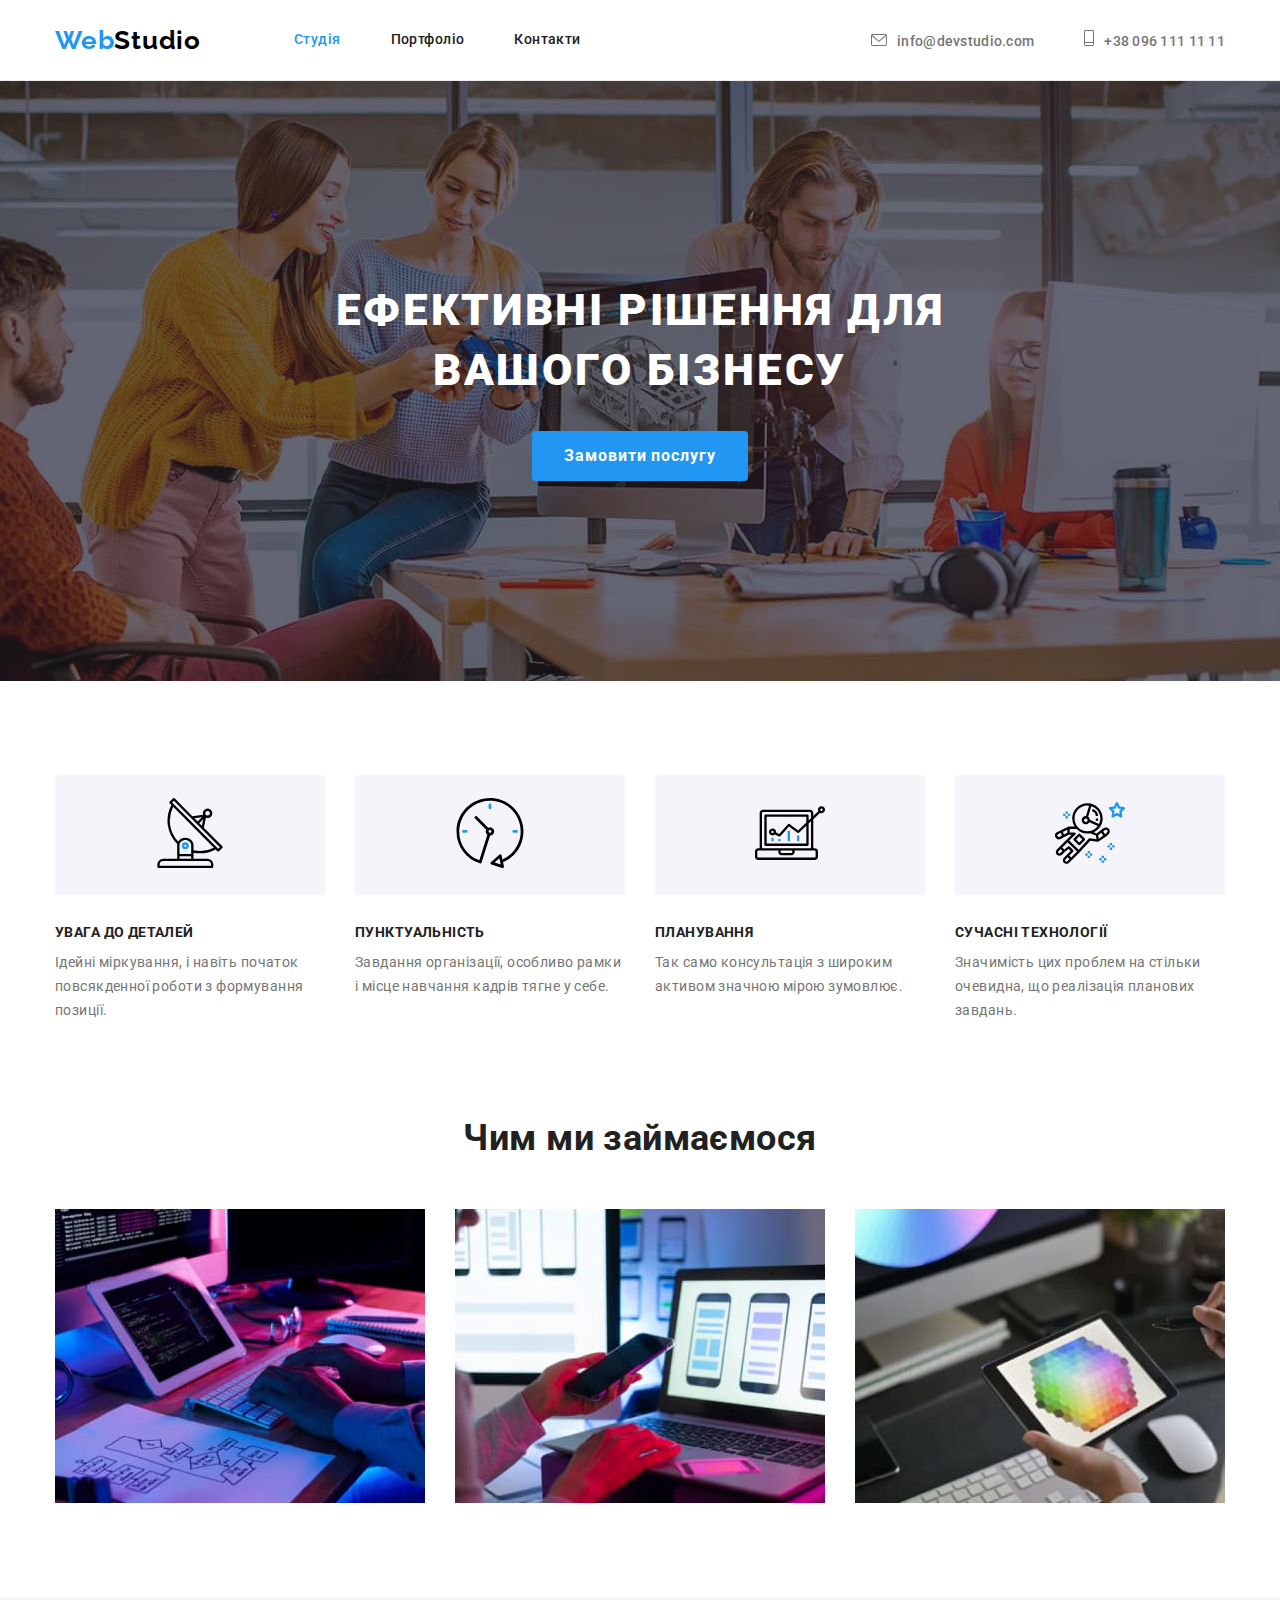
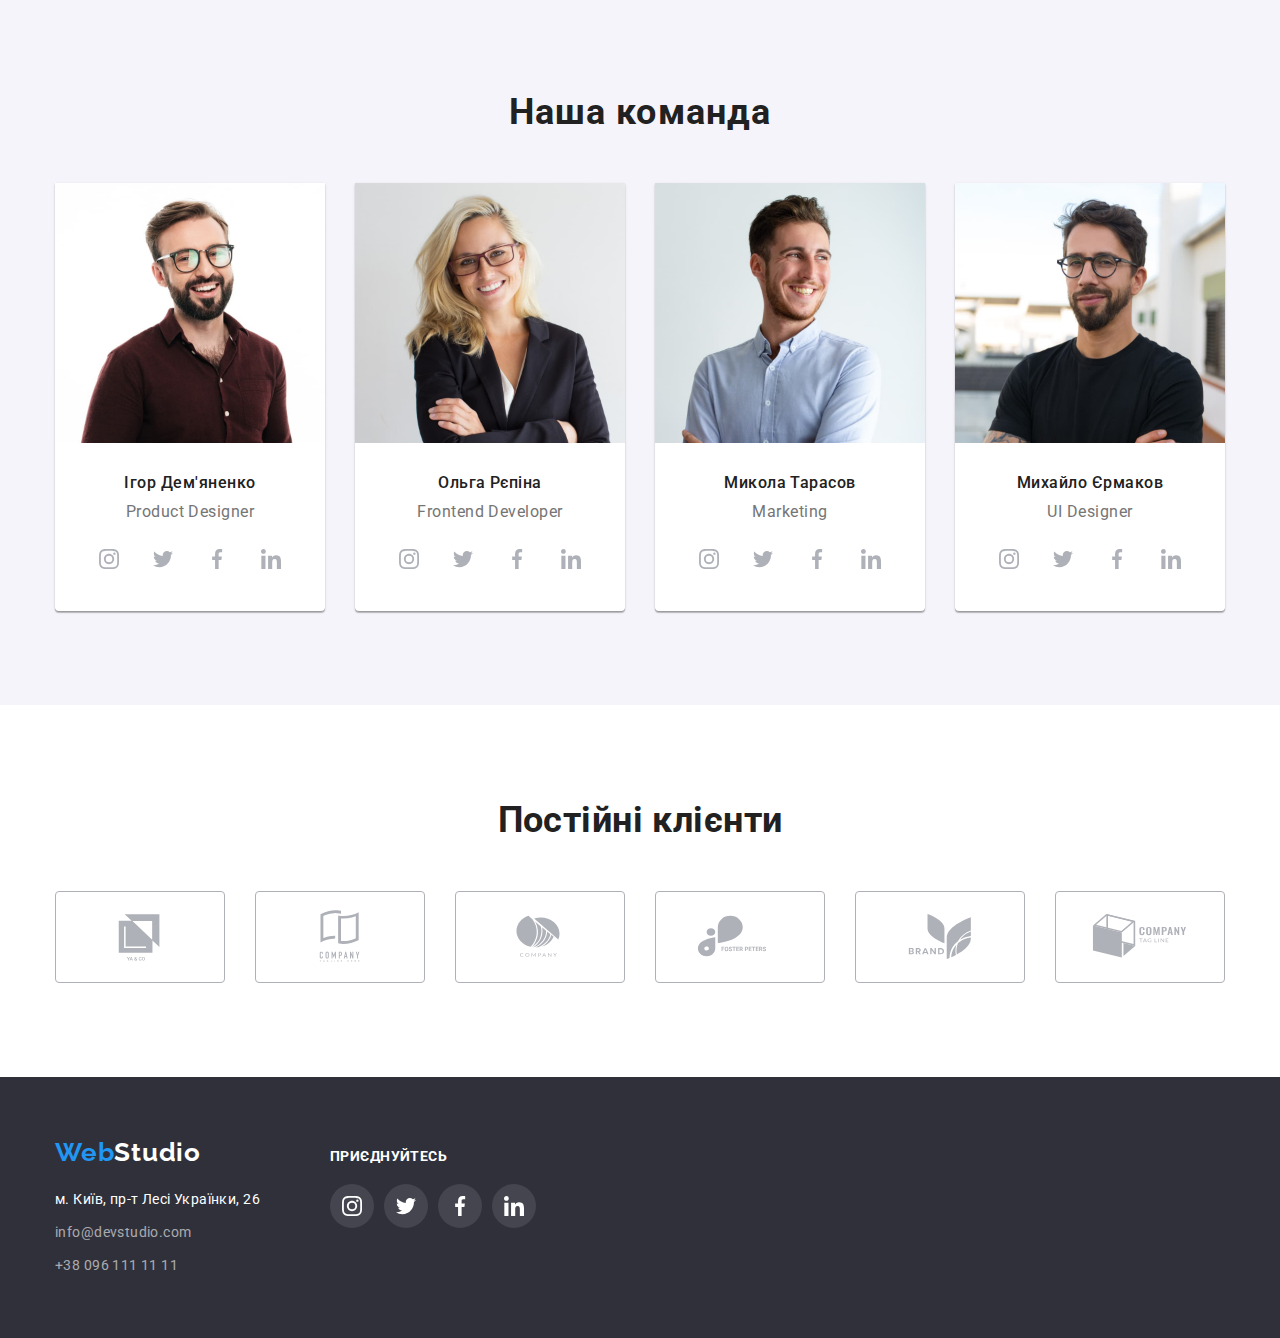
<file: index.html>
<!DOCTYPE html>
<html lang="en">
  <head>
    <meta charset="UTF-8" />
    <meta http-equiv="X-UA-Compatible" content="IE=edge" />
    <meta name="viewport" content="width=device-width, initial-scale=1.0" />
    <title>Студія</title>
    <link rel="preconnect" href="https://fonts.googleapis.com" />
    <link rel="preconnect" href="https://fonts.gstatic.com" crossorigin />
    <link
      href="https://fonts.googleapis.com/css2?family=Raleway:wght@700&family=Roboto:wght@400;500;700;900&display=swap"
      rel="stylesheet"
    />
    <link
      rel="stylesheet"
      href="https://cdnjs.cloudflare.com/ajax/libs/modern-normalize/1.1.0/modern-normalize.min.css"
    />
    <link rel="stylesheet" href="./css/styles.css" />
  </head>

  <body>
    <!-- шапка сайту -->
    <header class="page-header">
      <div class="container">
        <a class="logo" href="./index.html">
          <span class="logo-web">Web</span
          ><span class="logo-studio-primary">Studio</span></a
        >
        <nav class="main-nav">
          <ul class="site-nav list">
            <li class="item">
              <a href="./index.html" class="link current">Студія</a>
            </li>
            <li class="item">
              <a href="./portfolio.html" class="link">Портфоліо</a>
            </li>
            <li class="item">
              <a href="./index.html" class="link">Контакти</a>
            </li>
          </ul>
        </nav>

        <ul class="nav-header list">
          <li class="item">
            <a class="nav-header-mail" href="mailto:info@devstudio.com"
              ><svg class="nav-header-svg" width="16px" height="12px">
                <use
                  href="./images/symbol-defs (1).svg#icon-envelope-hover"
                ></use></svg>info@devstudio.com</a>
          </li>
          <li class="item">
            <a class="nav-header-tel" href="tel:+380961111111">
              <svg class="nav-header-svg" width="10px" height="16px">
                <use href="./images/symbol-defs (1).svg#icon-Vector"></use></svg>+38 096 111 11 11</a>
          </li>
        </ul>
      </div>
    </header>
    <main>
      <!-- hero -->
      <section class="hero">
        <div class="container">
          <h1 class="hero-title">Ефективні рішення для вашого бізнесу</h1>
          <button class="button-active" type="button">Замовити послугу</button>
        </div>
      </section>

      <section class="section">
        <div class="container">
          <h2 class="section-title visually-hidden">ПЕРЕВАГИ</h2>
          <ul class="feature-list list">
            <li class="item">
              <div class="features-icons">
                <a href="antenna.">
                  <svg width="70" height="70">
                    <use href="./images/symbol-defs (1).svg#icon-antenna"></use>
                  </svg>
                </a>
              </div>

              <h3 class="title">УВАГА ДО ДЕТАЛЕЙ</h3>
              <p class="text">
                Ідейні міркування, і навіть початок повсякденної роботи з
                формування позиції.
              </p>
            </li>
            <li class="item">
              <div class="features-icons">
                <a href="clock.">
                  <svg width="70" height="70">
                    <use href="./images/symbol-defs (1).svg#icon-clock"></use>
                  </svg>
                </a>
              </div>

              <h3 class="title">ПУНКТУАЛЬНІСТЬ</h3>
              <p class="text">
                Завдання організації, особливо рамки і місце навчання кадрів
                тягне у себе.
              </p>
            </li>
            <li class="item">
              <div class="features-icons">
                <a href="diagram.">
                  <svg width="70" height="70">
                    <use href="./images/symbol-defs (1).svg#icon-diagram"></use>
                  </svg>
                </a>
              </div>

              <h3 class="title">ПЛАНУВАННЯ</h3>
              <p class="text">
                Так само консультація з широким активом значною мірою зумовлює.
              </p>
            </li>
            <li class="item">
              <div class="features-icons">
                <a href="astronaut.">
                  <svg width="70" height="70">
                    <use
                      href="./images/symbol-defs (1).svg#icon-astronaut"
                    ></use>
                  </svg>
                </a>
              </div>

              <h3 class="title">СУЧАСНІ ТЕХНОЛОГІЇ</h3>
              <p class="text">
                Значимість цих проблем на стільки очевидна, що реалізація
                планових завдань.
              </p>
            </li>
          </ul>
        </div>
      </section>

      <section class="section works">
        <div class="container">
          <h2 class="section-title">Чим ми займаємося</h2>
          <ul class="list work">
            <li>
              <img
                src="./images/box1.jpg"
                alt="html"
                width="370"
                height="294"
              />
            </li>
            <li>
              <img src="./images/box2.jpg" alt="css" width="370" height="294" />
            </li>
            <li>
              <img
                src="./images/box3.jpg"
                alt="javascript"
                width="370"
                height="294"
              />
            </li>
          </ul>
        </div>
      </section>

      <section class="team">
        <div class="container">
          <h2 class="team-title">Наша команда</h2>
          <ul class="team-list list">
            <li class="team-li">
              <img
                src="./images/mem4.jpg"
                alt="Ігор Дем'яненко"
                width="270"
                height="260"
              />
              <div class="team-div">
                <h3 class="team-name">Ігор Дем'яненко</h3>
                <p class="team-text">Product Designer</p>
                <ul class="social-list">
                  <li class="social-items">
                    <a
                      class="social-link"
                      href="instagram"
                      target="_blank"
                      rel="nofollow noopener noreferrer"
                      aria-label="instagram"
                    >
                      <svg class="social-icon" width="20px" height="20px">
                        <use
                          href="./images/symbol-defs (1).svg#icon-instagram"
                        ></use>
                      </svg>
                    </a>
                  </li>
                  <li class="social-items">
                    <a
                      class="social-link"
                      href="twitter"
                      target="_blank"
                      rel="nofollow noopener noreferrer"
                      aria-label="twitter"
                    >
                      <svg class="social-icon" width="20px" height="20px">
                        <use
                          href="./images/symbol-defs (1).svg#icon-twitter"
                        ></use>
                      </svg>
                    </a>
                  </li>
                  <li class="social-items">
                    <a
                      class="social-link"
                      href="facebook"
                      target="_blank"
                      rel="nofollow noopener noreferrer"
                      aria-label="facebook"
                    >
                      <svg class="social-icon" width="20px" height="20px">
                        <use
                          href="./images/symbol-defs (1).svg#icon-facebook"
                        ></use>
                      </svg>
                    </a>
                  </li>
                  <li class="social-items">
                    <a
                      class="social-link"
                      href="linkedin"
                      target="_blank"
                      rel="nofollow noopener noreferrer"
                      aria-label="linkedin"
                    >
                      <svg class="social-icon" width="20px" height="20px">
                        <use
                          href="./images/symbol-defs (1).svg#icon-linkedin"
                        ></use>
                      </svg>
                    </a>
                  </li>
                </ul>
              </div>
            </li>
            <li class="team-li">
              <img
                src="./images/mem1.jpg"
                alt="Ольга Рєпіна"
                width="270"
                height="260"
              />
              <div class="team-div">
                <h3 class="team-name">Ольга Рєпіна</h3>
                <p class="team-text">Frontend Developer</p>
                <ul class="social-list">
                  <li class="social-items">
                    <a
                      class="social-link"
                      href="instagram"
                      target="_blank"
                      rel="nofollow noopener noreferrer"
                      aria-label="instagram"
                    >
                      <svg class="social-icon" width="20px" height="20px">
                        <use
                          href="./images/symbol-defs (1).svg#icon-instagram"
                        ></use>
                      </svg>
                    </a>
                  </li>
                  <li class="social-items">
                    <a
                      class="social-link"
                      href="twitter"
                      target="_blank"
                      rel="nofollow noopener noreferrer"
                      aria-label="twitter"
                    >
                      <svg class="social-icon" width="20px" height="20px">
                        <use
                          href="./images/symbol-defs (1).svg#icon-twitter"
                        ></use>
                      </svg>
                    </a>
                  </li>
                  <li class="social-items">
                    <a
                      class="social-link"
                      href="facebook"
                      target="_blank"
                      rel="nofollow noopener noreferrer"
                      aria-label="facebook"
                    >
                      <svg class="social-icon" width="20px" height="20px">
                        <use
                          href="./images/symbol-defs (1).svg#icon-facebook"
                        ></use>
                      </svg>
                    </a>
                  </li>
                  <li class="social-items">
                    <a
                      class="social-link"
                      href="linkedin"
                      target="_blank"
                      rel="nofollow noopener noreferrer"
                      aria-label="linkedin"
                    >
                      <svg class="social-icon" width="20px" height="20px">
                        <use
                          href="./images/symbol-defs (1).svg#icon-linkedin"
                        ></use>
                      </svg>
                    </a>
                  </li>
                </ul>
              </div>
            </li>
            <li class="team-li">
              <img
                src="./images/mem2.jpg"
                alt="Микола Тарасов"
                width="270"
                height="260"
              />
              <div class="team-div">
                <h3 class="team-name">Микола Тарасов</h3>
                <p class="team-text">Marketing</p>
                <ul class="social-list">
                  <li class="social-items">
                    <a
                      class="social-link"
                      href="instagram"
                      target="_blank"
                      rel="nofollow noopener noreferrer"
                      aria-label="instagram"
                    >
                      <svg class="social-icon" width="20px" height="20px">
                        <use
                          href="./images/symbol-defs (1).svg#icon-instagram"
                        ></use>
                      </svg>
                    </a>
                  </li>
                  <li class="social-items">
                    <a
                      class="social-link"
                      href="twitter"
                      target="_blank"
                      rel="nofollow noopener noreferrer"
                      aria-label="twitter"
                    >
                      <svg class="social-icon" width="20px" height="20px">
                        <use
                          href="./images/symbol-defs (1).svg#icon-twitter"
                        ></use>
                      </svg>
                    </a>
                  </li>
                  <li class="social-items">
                    <a
                      class="social-link"
                      href="facebook"
                      target="_blank"
                      rel="nofollow noopener noreferrer"
                      aria-label="facebook"
                    >
                      <svg class="social-icon" width="20px" height="20px">
                        <use
                          href="./images/symbol-defs (1).svg#icon-facebook"
                        ></use>
                      </svg>
                    </a>
                  </li>
                  <li class="social-items">
                    <a
                      class="social-link"
                      href="linkedin"
                      target="_blank"
                      rel="nofollow noopener noreferrer"
                      aria-label="linkedin"
                    >
                      <svg class="social-icon" width="20px" height="20px">
                        <use
                          href="./images/symbol-defs (1).svg#icon-linkedin"
                        ></use>
                      </svg>
                    </a>
                  </li>
                </ul>
              </div>
            </li>
            <li class="team-li">
              <img
                src="./images/mem3.jpg"
                alt="Михайло Єрмаков"
                width="270"
                height="260"
              />
              <div class="team-div">
                <h3 class="team-name">Михайло Єрмаков</h3>
                <p class="team-text">UI Designer</p>
                <ul class="social-list">
                  <li class="social-items">
                    <a
                      class="social-link"
                      href="instagram"
                      target="_blank"
                      rel="nofollow noopener noreferrer"
                      aria-label="instagram"
                    >
                      <svg class="social-icon" width="20px" height="20px">
                        <use
                          href="./images/symbol-defs (1).svg#icon-instagram"
                        ></use>
                      </svg>
                    </a>
                  </li>
                  <li class="social-items">
                    <a
                      class="social-link"
                      href="twitter"
                      target="_blank"
                      rel="nofollow noopener noreferrer"
                      aria-label="twitter"
                    >
                      <svg class="social-icon" width="20px" height="20px">
                        <use
                          href="./images/symbol-defs (1).svg#icon-twitter"
                        ></use>
                      </svg>
                    </a>
                  </li>
                  <li class="social-items">
                    <a
                      class="social-link"
                      href="facebook"
                      target="_blank"
                      rel="nofollow noopener noreferrer"
                      aria-label="facebook"
                    >
                      <svg class="social-icon" width="20px" height="20px">
                        <use
                          href="./images/symbol-defs (1).svg#icon-facebook"
                        ></use>
                      </svg>
                    </a>
                  </li>
                  <li class="social-items">
                    <a
                      class="social-link"
                      href="linkedin"
                      target="_blank"
                      rel="nofollow noopener noreferrer"
                      aria-label="linkedin"
                    >
                      <svg class="social-icon" width="20px" height="20px">
                        <use
                          href="./images/symbol-defs (1).svg#icon-linkedin"
                        ></use>
                      </svg>
                    </a>
                  </li>
                </ul>
              </div>
            </li>
          </ul>
        </div>
      </section>
      <section class="clients">
        <div class="container">
          <h2 class="section-title">Постійні клієнти</h2>
          <ul class="clients-list list">
            <li class="clients-item">
              <a class="clients-link" href=""
                ><svg class="cliens-icon" width="106px" height="60px">
                  <use href="./images/symbol-defs (1).svg#icon-Logo"></use>
                </svg>
              </a>
            </li>
            <li class="clients-item">
              <a class="clients-link" href=""
                ><svg class="cliens-icon" width="106px" height="60px">
                  <use href="./images/symbol-defs (1).svg#icon-Logo-1"></use>
                </svg>
              </a>
            </li>
            <li class="clients-item">
              <a class="clients-link" href=""
                ><svg class="cliens-icon" width="106px" height="60px">
                  <use href="./images/symbol-defs (1).svg#icon-Logo-2"></use>
                </svg>
              </a>
            </li>
            <li class="clients-item">
              <a class="clients-link" href=""
                ><svg class="cliens-icon" width="106px" height="60px">
                  <use href="./images/symbol-defs (1).svg#icon-Logo-3"></use>
                </svg>
              </a>
            </li>
            <li class="clients-item">
              <a class="clients-link" href=""
                ><svg class="cliens-icon" width="106px" height="60px">
                  <use href="./images/symbol-defs (1).svg#icon-Logo-4"></use>
                </svg>
              </a>
            </li>
            <li class="clients-item">
              <a class="clients-link" href=""
                ><svg class="cliens-icon" width="106px" height="60px">
                  <use href="./images/symbol-defs (1).svg#icon-Logo-5"></use>
                </svg>
              </a>
            </li>
          </ul>
        </div>
      </section>
    </main>

    <footer class="footer">
      <div class="container footer-main">
        
          <div class="footer-address">
            <a class="logo" href="./index.html">
              <span class="logo-web">Web</span
              ><span class="logo-studio-secondary">Studio</span>
            </a>
            <address class="address-footer">
              <ul class="footer-list list">
                <li class="footer-item">
                  <a
                    class="map"
                    href="https://goo.gl/maps/Zx8SPHFcifDJcJmk7"
                    target="_blank"
                    rel="noopener noreferrer"
                    >м. Київ, пр-т Лесі Українки, 26</a
                  >
                </li>
                <li class="footer-item">
                  <a class="nav-footer-mail" href="mailto:info@devstudio.com"
                    >info@devstudio.com</a
                  >
                </li>
                <li class="footer-item">
                  <a class="nav-footer-tel" href="tel:+380961111111"
                    >+38 096 111 11 11</a
                  >
                </li>
              </ul>
            </address>
          </div>
          <div class="footer-social">
            <p class="join">приєднуйтесь</p>
            <ul class="footer-social-list list">
              <li>
                <a
                  class="social-link-footer"
                  href="instagram"
                  target="_blank"
                  rel="nofollow noopener noreferrer"
                  aria-label="instagram"
                >
                  <svg class="footer-icon" width="20px" height="20px">
                    <use
                      href="./images/symbol-defs (1).svg#icon-instagram"
                    ></use>
                  </svg>
                </a>
              </li>
              <li>
                <a
                  class="social-link-footer"
                  href="twitter"
                  target="_blank"
                  rel="nofollow noopener noreferrer"
                  aria-label="twitter"
                >
                  <svg class="footer-icon" width="20px" height="20px">
                    <use href="./images/symbol-defs (1).svg#icon-twitter"></use>
                  </svg>
                </a>
              </li>
              <li>
                <a
                  class="social-link-footer"
                  href="facebook"
                  target="_blank"
                  rel="nofollow noopener noreferrer"
                  aria-label="facebook"
                >
                  <svg class="footer-icon" width="20px" height="20px">
                    <use
                      href="./images/symbol-defs (1).svg#icon-facebook"
                    ></use>
                  </svg>
                </a>
              </li>
              <li>
                <a
                  class="social-link-footer"
                  href="linkedin"
                  target="_blank"
                  rel="nofollow noopener noreferrer"
                  aria-label="linkedin"
                >
                  <svg class="footer-icon" width="20px" height="20px">
                    <use
                      href="./images/symbol-defs (1).svg#icon-linkedin"
                    ></use>
                  </svg>
                </a>
              </li>
            </ul>
          </div>
      </div>
    </footer>
  </body>
</html>
</file>
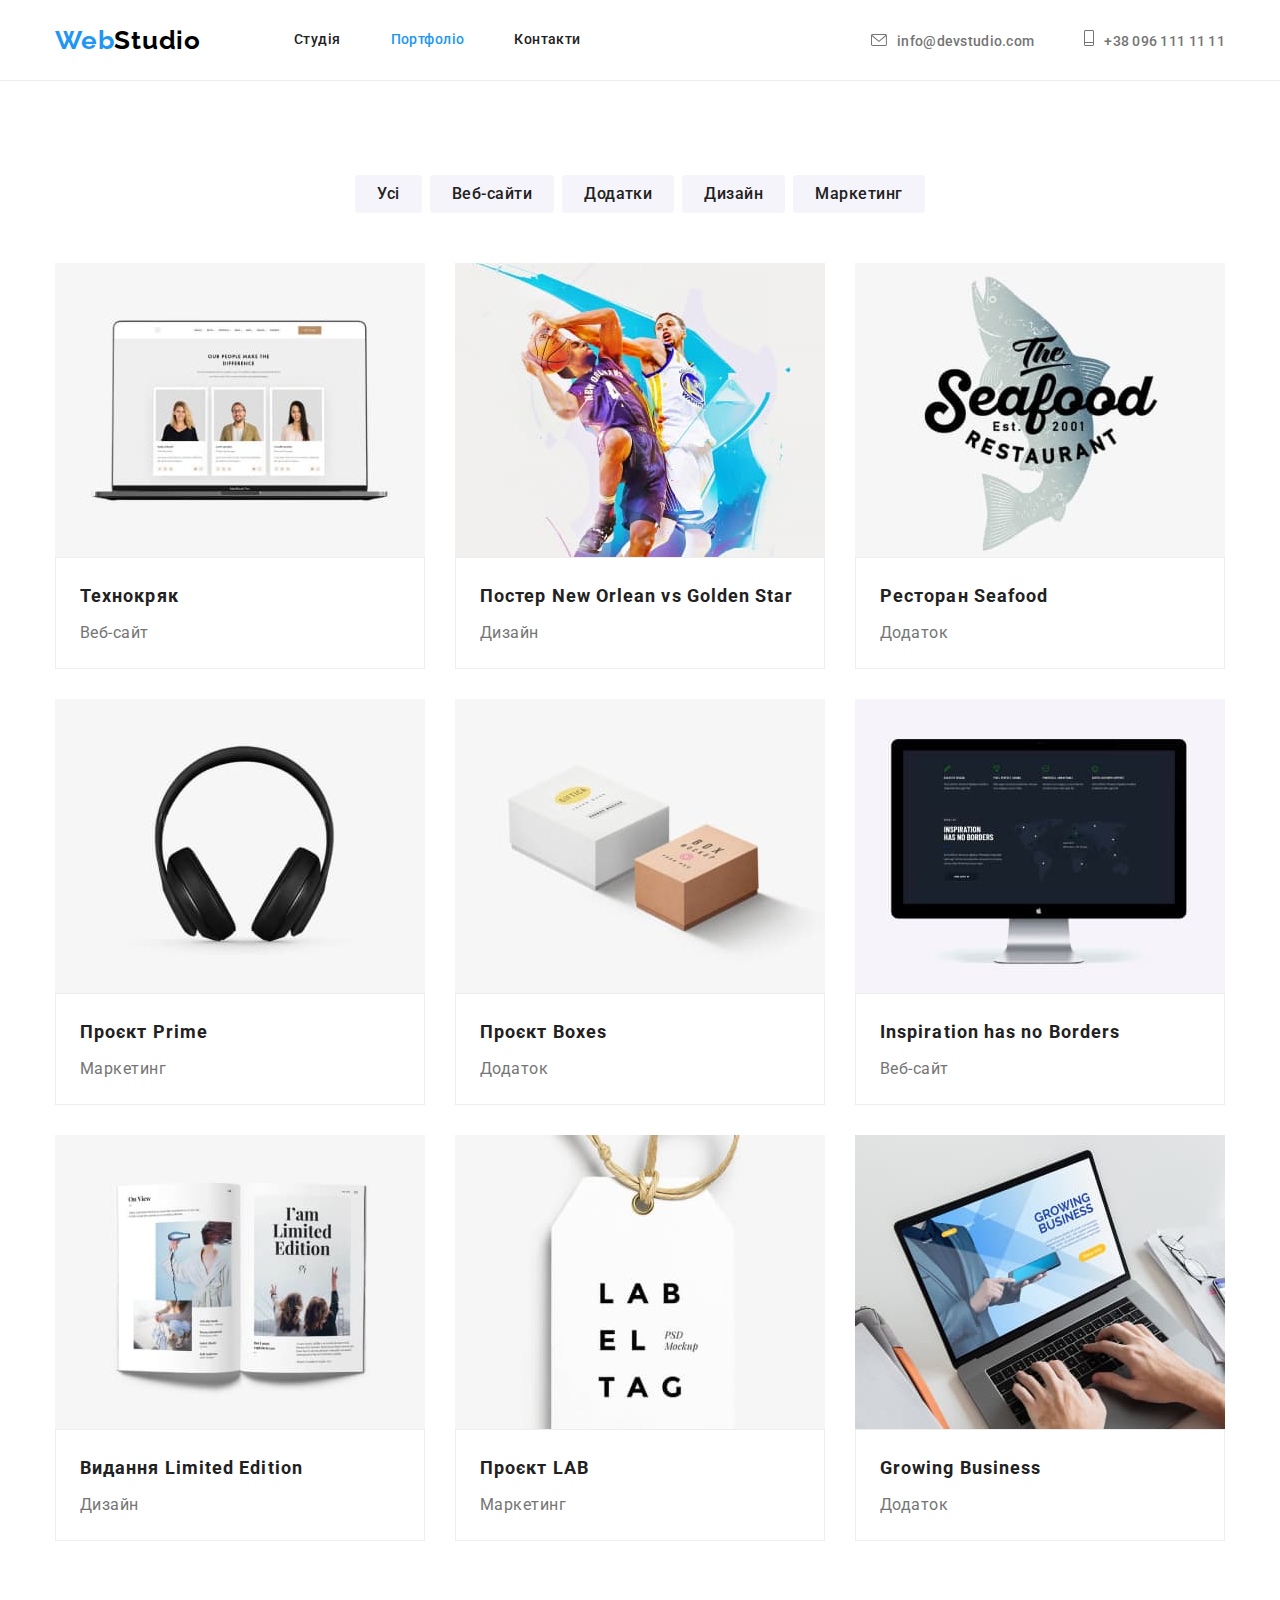
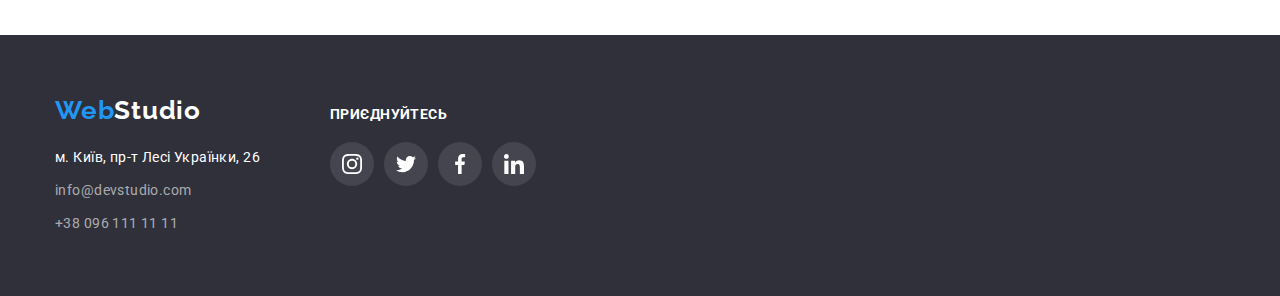
<file: portfolio.html>
<!DOCTYPE html>
<html lang="en">
  <head>
    <meta charset="UTF-8" />
    <meta http-equiv="X-UA-Compatible" content="IE=edge" />
    <meta name="viewport" content="width=device-width, initial-scale=1.0" />
    <title>Document</title>
    <link rel="preconnect" href="https://fonts.googleapis.com" />
    <link rel="preconnect" href="https://fonts.gstatic.com" crossorigin />
    <link
      href="https://fonts.googleapis.com/css2?family=Raleway:wght@700&family=Roboto:wght@400;500;700;900&display=swap"
      rel="stylesheet"
    />
    <link
      rel="stylesheet"
      href="https://cdnjs.cloudflare.com/ajax/libs/modern-normalize/1.1.0/modern-normalize.min.css"
    />
    <link rel="stylesheet" href="./css/styles.css" />
  </head>
  <body>
    <header class="page-header">
      <div class="container">
        <a class="logo" href="./index.html">
          <span class="logo-web">Web</span><span class="logo-studio-primary">Studio</span></a>
        <nav class="main-nav">
          <ul class="site-nav list">
            <li class="item">
              <a href="./index.html" class="link">Студія</a>
            </li>
            <li class="item">
              <a href="./portfolio.html" class="link current">Портфоліо</a>
            </li>
            <li class="item">
              <a href="./index.html" class="link">Контакти</a>
            </li>
          </ul>
        </nav>
    
        <ul class="nav-header list">
          <li class="item">
            <a class="nav-header-mail" href="mailto:info@devstudio.com"><svg class="nav-header-svg" width="16px"
                height="12px">
                <use href="./images/symbol-defs (1).svg#icon-envelope-hover"></use>
              </svg>info@devstudio.com</a>
          </li>
          <li class="item">
            <a class="nav-header-tel" href="tel:+380961111111">
              <svg class="nav-header-svg" width="10px" height="16px">
                <use href="./images/symbol-defs (1).svg#icon-Vector"></use>
              </svg>+38 096 111 11 11</a>
          </li>
        </ul>
      </div>
    </header>
    <main>
      <!-- Кнопки -->
      <section class="section">
        <div class="container">
          <h1 class="visually-hidden">buttons</h1>
          <ul class="list button">
            <li><button class="button secondary" type="button">Усі</button></li>
            <li>
              <button class="button secondary" type="button">Веб-сайти</button>
            </li>
            <li>
              <button class="button secondary" type="button">Додатки</button>
            </li>
            <li>
              <button class="button secondary" type="button">Дизайн</button>
            </li>
            <li>
              <button class="button secondary" type="button">Маркетинг</button>
            </li>
          </ul>

          <ul class="portfolio-list list">
            <li class="portfolio-item">
              <a class="card-link" href="">
                <img
                  src="./images/tehnocrjak.jpg"
                  alt="Технокряк"
                  height="294"
                  width="370"
                />
              

               <div class="portfolio-div">
                <h2 class="title-portfolio">Технокряк</h2>
                <p class="list-portfolio">Веб-сайт</p>
               </div>
              </a>
            </li>
            <li class="portfolio-item">
              <a class="card-link" href="">
               <img
                src="./images/basketball.jpg"
                alt="Постер New Orlean vs Golden Star"
                height="294"
                width="370"
               />
               <div class="portfolio-div">
                <h2 class="title-portfolio">
                  Постер New Orlean vs Golden Star
                </h2>
                <p class="list-portfolio">Дизайн</p>
               </div>
              </a>
            </li>
            <li class="portfolio-item">
              <a class="card-link" href="">
               <img
                src="./images/seafood.jpg"
                alt="Ресторан Seafood"
                height="294"
                width="370"
               />
               <div class="portfolio-div">
                <h2 class="title-portfolio">Ресторан Seafood</h2>
                <p class="list-portfolio">Додаток</p>
               </div>
              </a>
            </li>
            <li class="portfolio-item">
              <a class="card-link" href="">
               <img
                src="./images/headphone.jpg"
                alt="Проєкт Prime"
                height="294"
                width="370"
               />
               <div class="portfolio-div">
                <h2 class="title-portfolio">Проєкт Prime</h2>
                <p class="list-portfolio">Маркетинг</p>
               </div>
              </a>
            </li>
            <li class="portfolio-item">
              <a class="card-link" href="">
               <img
                src="./images/giftbox.jpg"
                alt="Проєкт Boxes"
                height="294"
                width="370"
               />
               <div class="portfolio-div">
                <h2 class="title-portfolio">Проєкт Boxes</h2>
                <p class="list-portfolio">Додаток</p>
               </div>
              </a>
            </li>
            <li class="portfolio-item">
              <a class="card-link" href="">
               <img
                src="./images/monitor.jpg"
                alt="Inspiration has no Borders"
                height="294"
                width="370"
               />
               <div class="portfolio-div">
                <h2 class="title-portfolio">Inspiration has no Borders</h2>
                <p class="list-portfolio">Веб-сайт</p>
               </div>
              </a>
            </li>
            <li class="portfolio-item">
              <a class="card-link" href="">
               <img
                src="./images/book-lt.jpg"
                alt="Видання Limited Edition"
                height="294"
                width="370"
               />
               <div class="portfolio-div">
                <h2 class="title-portfolio">Видання Limited Edition</h2>
                <p class="list-portfolio">Дизайн</p>
               </div>
              </a>
            </li>
            <li class="portfolio-item">
              <a class="card-link" href="">
               <img
                src="./images/label.jpg"
                alt="Проєкт LAB"
                height="294"
                width="370"
               />
               <div class="portfolio-div">
                <h2 class="title-portfolio">Проєкт LAB</h2>
                <p class="list-portfolio">Маркетинг</p>
               </div>
              </a>
            </li>
            <li class="portfolio-item">
              <a class="card-link" href="">
               <img
                src="./images/notebook.jpg"
                alt="Growing Business"
                height="294"
                width="370"
               />
               <div class="portfolio-div">
                <h2 class="title-portfolio">Growing Business</h2>
                <p class="list-portfolio">Додаток</p>
               </div>
              </a>
            </li>
          </ul>
        </div>
      </section>
    </main>
    <footer class="footer">
      <div class="container footer-main">
    
        <div class="footer-address">
          <a class="logo" href="./index.html">
            <span class="logo-web">Web</span><span class="logo-studio-secondary">Studio</span>
          </a>
          <address class="address-footer">
            <ul class="footer-list list">
              <li class="footer-item">
                <a class="map" href="https://goo.gl/maps/Zx8SPHFcifDJcJmk7" target="_blank" rel="noopener noreferrer">м.
                  Київ, пр-т Лесі Українки, 26</a>
              </li>
              <li class="footer-item">
                <a class="nav-footer-mail" href="mailto:info@devstudio.com">info@devstudio.com</a>
              </li>
              <li class="footer-item">
                <a class="nav-footer-tel" href="tel:+380961111111">+38 096 111 11 11</a>
              </li>
            </ul>
          </address>
        </div>
        <div class="footer-social">
          <p class="join">приєднуйтесь</p>
          <ul class="footer-social-list list">
            <li>
              <a class="social-link-footer" href="instagram" target="_blank" rel="nofollow noopener noreferrer"
                aria-label="instagram">
                <svg class="footer-icon" width="20px" height="20px">
                  <use href="./images/symbol-defs (1).svg#icon-instagram"></use>
                </svg>
              </a>
            </li>
            <li>
              <a class="social-link-footer" href="twitter" target="_blank" rel="nofollow noopener noreferrer"
                aria-label="twitter">
                <svg class="footer-icon" width="20px" height="20px">
                  <use href="./images/symbol-defs (1).svg#icon-twitter"></use>
                </svg>
              </a>
            </li>
            <li>
              <a class="social-link-footer" href="facebook" target="_blank" rel="nofollow noopener noreferrer"
                aria-label="facebook">
                <svg class="footer-icon" width="20px" height="20px">
                  <use href="./images/symbol-defs (1).svg#icon-facebook"></use>
                </svg>
              </a>
            </li>
            <li>
              <a class="social-link-footer" href="linkedin" target="_blank" rel="nofollow noopener noreferrer"
                aria-label="linkedin">
                <svg class="footer-icon" width="20px" height="20px">
                  <use href="./images/symbol-defs (1).svg#icon-linkedin"></use>
                </svg>
              </a>
            </li>
          </ul>
        </div>
      </div>
    </footer>
  </body>
</html>
</file>
<file: css/styles.css>
/* колір основного тексту #212121; */
/* колір другорядного тексту #757575 */
/* колір фону-#F5F5F5 */
/* другорядний колір фону-#F5F4FA; */
/* білий #FFFFFF */
/* акцент #2196F3 */

:root {
  --primary-text-color: #212121;
  --logo-web-color: #000000;
  --accent-color: #2196f3;
  --text-color: #757575;
  --primary-bg-color: #ffffff;
  --footer-bg-color: #2f303a;
  --button-bg-color: #f5f4fa;
  --fill-svg-icon: #afb1b8;
}

body {
  background-color: var(--primary-bg-color);
  color: var(--primary-text-color);
  font-family: roboto, sans-serif;
  letter-spacing: 0.03em;
  font-size: 14px;
}

h1,
h2,
h3,
h4,
h5,
h6,
p {
  margin: 0;
}

img {
  display: block;
  max-width: 100%;
  height: auto;
}

.section {
  padding: 94px 0;
}

/* Утиліти */
.list {
  /* display: flex;
  flex-wrap: wrap;
  gap: 30px; */
  list-style: none;
  padding-left: 0;
  margin: 0;
}

.visually-hidden {
  position: absolute;
  width: 1px;
  height: 1px;
  margin: -1px;
  border: 0;
  padding: 0;

  white-space: nowrap;
  clip-path: inset(100%);
  clip: rect(0 0 0 0);
  overflow: hidden;
}
/* Logo */

.text {
  color: var(--text-color);
  line-height: 1.71;
}

.logo {
  font-family: raleway;
  font-weight: 700;
  font-size: 26px;
  line-height: 1.19;
  letter-spacing: 0.03em;
  text-decoration: none;
}

.logo-web {
  color: var(--accent-color);
  font-family: raleway, sans-serif font-size 26px;
  line-height: 1.19;
}

.logo-studio-primary {
  color: var(--logo-web-color);
}

.logo-studio-secondary {
  color: var(--primary-bg-color);
}
/* Site-nav */

.main-nav {
  margin-left: 93px;
}

.nav-main {
  margin-left: auto;
  margin-right: auto;
  padding: 0 15px;
  width: 1200px;
  display: flex;
  align-items: center;
}

.page-header {
  border-bottom: 1px solid #ececec;
}

.page-header .container {
  display: flex;
  align-items: center;
}

.container {
  margin-left: auto;
  margin-right: auto;
  width: 1200px;
  padding-left: 15px;
  padding-right: 15px;
}

.site-nav {
  gap: 50px;
  display: flex;
}

/* .site-nav .item + .item {
  margin-right: 50px;
} */

.site-nav .link {
  display: block;
  color: var(--primary-text-color);
  font-weight: 500;
  font-size: 14px;
  line-height: 1.14;
  text-decoration: none;
  padding-top: 32px;
  padding-bottom: 32px;
}

.site-nav :hover,
.site-nav :focus,
.site-nav .link.current {
  color: var(--accent-color);
}

/* Hero */
/* .overlay {
  max-width: 1600px;
  margin-left: auto;
  margin-right: auto;
  background-image: radial-gradient(rgba(47, 48, 58, 0.4)),
  url(../images/hero.jpg);
} */

.hero {
  max-width: 1600px;
  height: 600px;
  margin-left: auto;
  margin-right: auto;
  background-color: var(--footer-bg-color);
  background-image: linear-gradient(
      to right,
      rgba(47, 48, 58, 0.4),
      rgba(47, 48, 58, 0.4)
    ),
    url(../images/hero.jpg);
  background-repeat: no-repeat;
  background-size: cover;
  background-position: center;
  text-align: center;

  padding: 200px 0;
}

.hero-title {
  width: 696px;
  margin: 0 auto;
  margin-bottom: 30px;
  color: var(--primary-bg-color);
  font-size: 44px;
  line-height: 1.36;
  letter-spacing: 0.06em;
  text-transform: uppercase;
  font-weight: 900;
}

/* Sections */

.feature-list {
  display: flex;
  flex-wrap: wrap;
  gap: 30px;
}

.feature-list .item {
  width: 270px;
}

.section-title {
  margin-bottom: 50px;
  color: var(--primary-text-color);
  font-weight: 700;
  font-size: 36px;
  line-height: 1.17;
  text-align: center;
}
/* display: flex;
flex-wrap: wrap;
padding-left: 15px;
padding-right: 15px;
margin-left: auto;
margin-right: auto;
margin-top: 50px;
margin-bottom: 50px;
justify-content: space-between; */

.features-icons {
  display: flex;
  align-items: center;
  justify-content: center;
  background: #f5f4fa;
  border-radius: 4px;
  width: 270px;
  height: 120px;
  margin-bottom: 30px;
}

.features-icons:hover,
.features-icons:focus {
  fill: var(--accent-color);
}

.work {
  padding-top: 0;
  display: flex;
  gap: 30px;
}

.works {
  padding-top: 0;
}

.team {
  background-color: #f5f4fa;
  padding: 94px 0;
}

.team-title {
  margin-bottom: 50px;
  margin-top: 0;
  color: var(--primary-text-color);
  font-weight: 700;
  font-size: 36px;
  line-height: 1.17;
  text-align: center;
  letter-spacing: 0.03em;
}

.team-list {
  display: flex;
  gap: 30px;
}

.team-name {
  color: var(--primary-text-color);
  font-weight: 500;
  font-size: 16px;
  line-height: 1.19;
  letter-spacing: 0.03em;
  margin-bottom: 10px;
}

.team-text {
  color: var(--text-color);
  font-weight: 400;
  font-size: 16px;
  line-height: 1.19;
  letter-spacing: 0.03em;
  margin-bottom: 16px;
}

.team-li {
  background: #ffffff;
  box-shadow: 0px 1px 3px rgba(0, 0, 0, 0.12), 0px 1px 1px rgba(0, 0, 0, 0.14),
    0px 2px 1px rgba(0, 0, 0, 0.2);
  border-radius: 0px 0px 4px 4px;
}

.team-div {
  padding: 30px 0;
  text-align: center;
}

.social-list {
  display: flex;
  flex-wrap: wrap;
  list-style: none;
  justify-content: center;
  align-items: center;
  padding: 0;
  gap: 10px;
}
.social-items {
  height: 44px;
  width: 44px;
  border-radius: 50px;
}

/* .social-items:hover,
.social-items:focus {
 background-color: var(--accent-color);
} */

.social-link {
  height: 44px;
  width: 44px;
  display: flex;
  align-items: center;
  justify-content: center;
  border-radius: 50px;
  color: var(--fill-svg-icon);
}

.social-icon {
  fill: currentColor;
}

.social-icon:hover,
.social-icon:focus {
  fill: var(--primary-bg-color);
}

.social-link:hover,
.social-link:focus {
  background-color: #188ce8;
  color: var(--primary-bg-color);
}

.social-link-footer {
  display: flex;
  align-items: center;
  justify-content: center;
  background-color: rgba(255, 255, 255, 0.1);
  border-radius: 50px;
  width: 44px;
  height: 44px;
}

.social-link-footer:hover,
.social-link-footer:focus {
  background-color: var(--accent-color);
}

.footer-icon {
  fill: var(--primary-bg-color);
}
.clients {
  padding: 94px 0;
}

.clients-list {
  display: flex;
  gap: 30px;
}

/* .clients-item {
  /* display: flex;
  align-items: center;
  justify-content: center;
  border-radius: 4px;
  width: 170px;
  height: 92px;
  fill: var(--fill-svg-icon); */
  

.clients-link:hover,
.clients-link:focus {
  color: var(--accent-color);
}

.clients-link {
  display: flex;
  align-items: center;
  justify-content: center;
  border-radius: 4px;
  width: 170px;
  height: 92px;
  border: 1px solid currentColor;
  color: var(--fill-svg-icon);
}

.cliens-icon {
  fill: currentColor;
}

/* Contacts */

.map {
  color: var(--primary-bg-color);
  line-height: 1.71;
  text-decoration: none;
}

.map:hover,
.map:focus {
  color: var (--accent-color);
}

.nav-header {
  align-items: center;
  display: flex;
  margin-left: auto;
}

.nav-header .item:not(:last-child) {
  margin-right: 50px;
  display: flex;
}

.nav-header-mail {
  font-weight: 500;
  font-size: 14px;
  line-height: 1.14px;
  letter-spacing: 0.02em;
  color: var(--text-color);
  text-decoration: none;
}

.nav-header-mail:hover,
.nav-header-mail:focus {
  color: var(--accent-color);
}

.nav-header-tel {
  font-weight: 500;
  font-size: 14px;
  line-height: 1.14;
  letter-spacing: 0.02em;
  color: var(--text-color);
  text-decoration: none;
}

.nav-header-tel:hover,
.nav-header-tel:focus {
  color: var(--accent-color);
}

.nav-header-svg {
  fill: currentColor;
  margin-right: 10px;
}

/* Features */

.feature-list .title {
  color: var(--primary-text-color);
}

.title {
  margin-bottom: 10px;
  font-style: normal;
  font-weight: 700;
  font-size: 14px;
  line-height: 1.14;
}

/* Button */

/* .nav-header .item:not(:last-child) {
  margin-right: 50px;
} */

.button {
  justify-content: center;
  
  display: flex;
  gap: 8px;
}

.button-active {
  border: none;
  padding: 10px 32px;
  font-weight: 700;
  font-size: 16px;
  line-height: 1.88;
  letter-spacing: 0.06em;
  border-radius: 4px;
  min-width: 216px;
  cursor: pointer;
  background-color: var(--accent-color);
  color: var(--primary-bg-color);
}

.button-active:hover,
.button-active:focus {
  background-color: var(--accent-color);
}

.button.secondary {
  padding: 6px 22px;
  border: none;
  font-family: inherit;
  font-weight: 500;
  font-size: 16px;
  line-height: 1.62;
  text-align: center;
  letter-spacing: 0.03em;
  cursor: pointer;
  border-radius: 4px;
  color: #212121;
  background-color: #f5f4fa;
  margin-bottom: 50px;
}

.button.secondary:hover,
.button.secondary:focus {
  color: var(--primary-bg-color);
  background-color: var(--accent-color);
  box-shadow: 0px 3px 1px rgba(0, 0, 0, 0.1), 0px 1px 2px rgba(0, 0, 0, 0.08),
    0px 2px 2px rgba(0, 0, 0, 0.12);
}

/* Footer */

.footer-main {
  align-items: baseline;
  display: flex;
}

.footer {
  background-color: var(--footer-bg-color);
  padding: 60px 0;
}

.footer-item:not(:last-child) {
  margin-bottom: 9px;
}

.footer-social {
  margin-left: 70px;
}

.footer-social-list {
  display: flex;
  list-style: none;
  gap: 10px;
}

.nav-footer-mail {
  line-height: 1.71;
  color: rgba(255, 255, 255, 0.6);
  text-decoration: none;
}

.nav-footer-mail:hover,
.nav-footer-mail:focus {
  color: var(--accent-color);
}

.nav-footer-tel {
  line-height: 1.71;
  color: rgba(255, 255, 255, 0.6);
  text-decoration: none;
}

.nav-footer-tel:hover,
.nav-footer-tel:focus {
  color: var(--accent-color);
}

.join {
  font-family: roboto;
  font-weight: 700;
  font-size: 14px;
  line-height: 16px;
  letter-spacing: 0.03em;
  text-transform: uppercase;
  color: #FFFFFF;
  margin-bottom: 20px;
}

.address-footer {
  margin-top: 20px;
  font-style: normal;
}
/* Portfolio */

.portfolio-list {
  display: flex;
  flex-wrap: wrap;
  gap: 30px;
}

.card-link {
  text-decoration: none;
  color: inherit;
  display: block;
}

.card-link:hover,
.card-link:focus {
  box-shadow: 0px 1px 1px 0 rgba(0, 0, 0, 0.12),
    0px 4px 4px 0 rgba(0, 0, 0, 0.06), 1px 4px 6px 0 rgba(0, 0, 0, 0.16);
}

.portfolio-card .list {
  display: flex;
  flex-wrap: wrap;
  justify-content: space-between;
  padding-left: 15px;
  padding-right: 15px;
  margin-left: auto;
  margin-right: auto;
  margin-top: 50px;
}

.title-portfolio {
  color: var(--primary-text-color);
  font-weight: 700;
  font-size: 18px;
  line-height: 2;
  letter-spacing: 0.06em;
  margin-bottom: 4px;
}

.list-portfolio {
  color: var(--text-color);
  font-weight: 400;
  font-size: 16px;
  line-height: 1.88;
  letter-spacing: 0.03em;
}

.portfolio-div {
  padding: 20px 24px;
  width: 370px;
  border: 1px solid #eeeeee;
}
</file>
